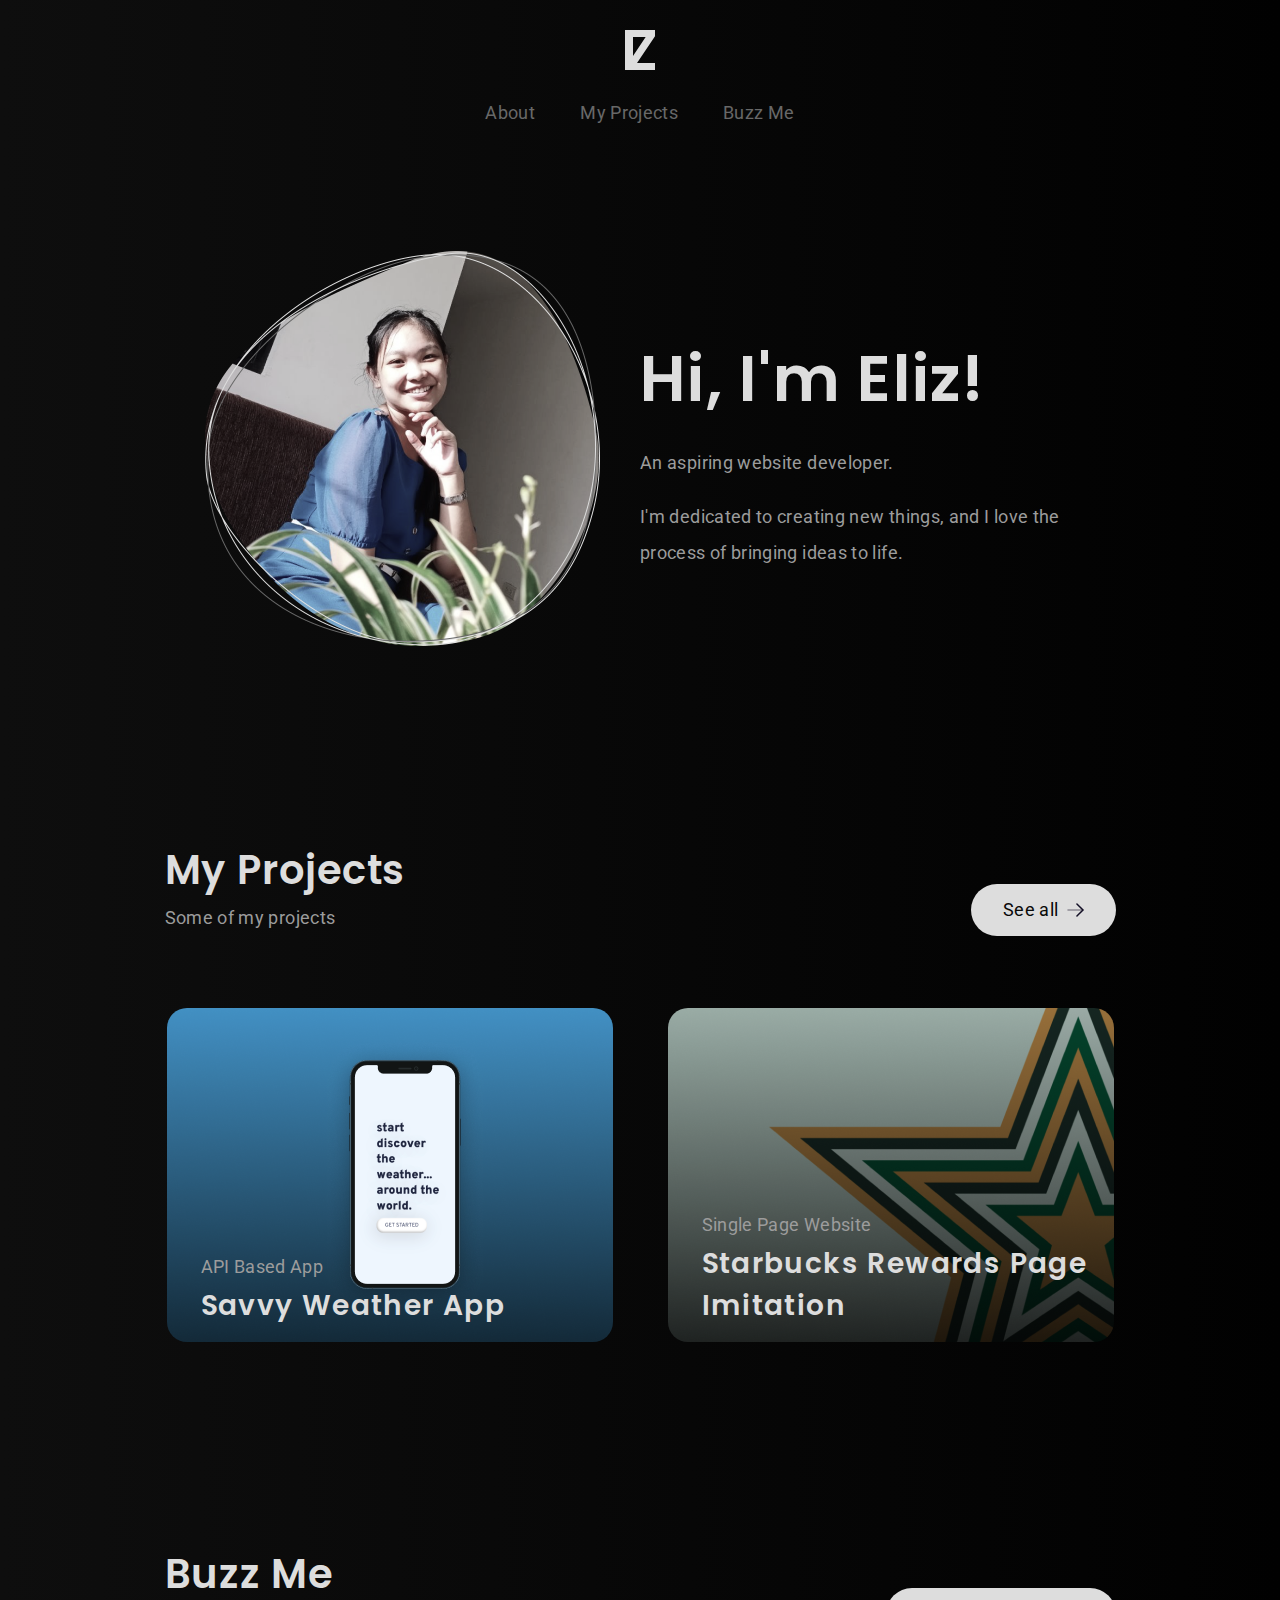
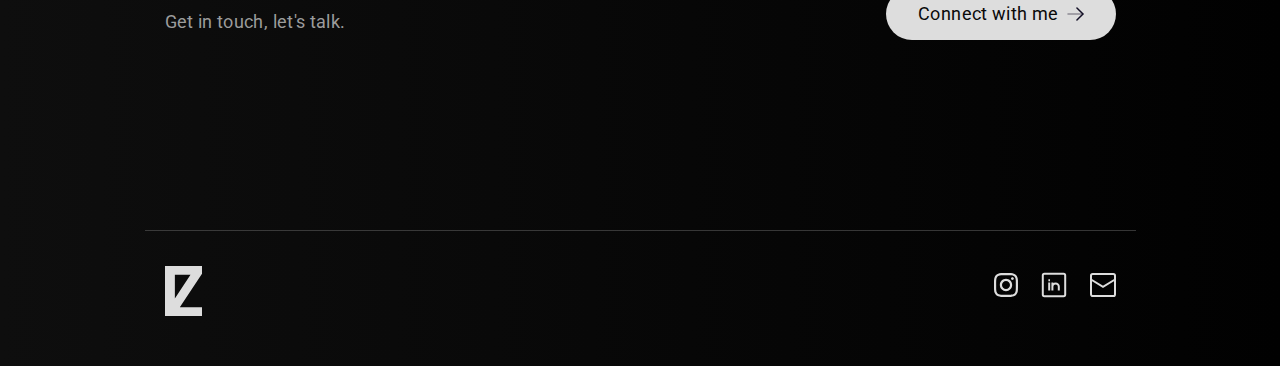
<file: index.html>
<!DOCTYPE html>
<html lang="en">
<head>
    <meta charset="UTF-8">
    <meta http-equiv="X-UA-Compatible" content="IE=edge">
    <meta name="viewport" content="width=device-width, initial-scale=1.0">
    <!-- stylesheets -->
    <link rel="stylesheet" href="styles/main.css">
    <link rel="stylesheet" href="styles/index.css">

    <title>ELIZ</title>
</head>
<body>

    <header class="header">
        <nav class="header__nav container">
            <div class="header__nav-logo">
                <a href="index.html"><img src="assets/svg/main-logo.svg" alt=""></a>
            </div>
            <div class="header__nav-links">
                <ul>
                    <li class="header__nav-items"><a href="about.html">About</a></li>
                    <li class="header__nav-items"><a href="projects.html">My Projects</a></li>
                    <li class="header__nav-items"><a href="contact.html">Buzz Me</a></li>
                </ul>
            </div>
        </nav>
    </header>


    <section class="profile">
        <div class="profile__container container">
            <div class="profile__img">
                <img src="assets/images/profile.png" alt="">
            </div>
            <div class="profile__info-wrapper">
                <div class="profile-info">
                    <h1>Hi, I'm Eliz!</h1>
                    <br>
                    <p>An aspiring website developer.</p>
                    <br>
                    <p>I'm dedicated to creating new things, and I love the process of bringing ideas to life.</p>
                </div>
                
            </div>
        </div>
    </section>


    <section class="projects-preview">
        <div class="projects-preview__container container">
            <div class="projects-preview__top">
                <div class="projects-preview__texts">
                    <h2>My Projects</h2>
                    <p>Some of my projects</p>
                </div>
                <div class="projects-preview__btn">
                    <button class="primary-btn">
                        <a href="projects.html">See all</a>
                        <img src="assets/svg/arrow-right-black.svg" alt="">
                    </button>   
                </div>
            </div>

            <div class="projects-preview__cards">
                <div class="cards-item">
                    <a href="https://ezlytech.github.io/savvy-weather-app/" target="_blank">
                        <div class="cards-item__img">
                            <img src="assets/images/savvy-weather.png" alt="">
                            <div class="cards-item__texts">
                                <p>API Based App</p>
                                <h3>Savvy Weather App</h3>
                            </div>
                        </div> 
                    </a>
                </div>

                <div class="cards-item">
                    <a href="https://ezlytech.github.io/starbucks-rewards-imitation/" target="_blank">
                        <div class="cards-item__img">
                            <img src="assets/images/starbucks.png" alt="">
                            <div class="cards-item__texts">
                                <p>Single Page Website</p>
                                <h3>Starbucks Rewards Page Imitation</h3>
                            </div>
                        </div>
                    </a>
                </div>
            </div>
        </div>
    </section>



    <section class="contact">
        <div class="contact__container container">
            <div class="contact__texts">
                <h2>Buzz Me</h2>
                <p>Get in touch, let's talk.</p>
            </div>
            <div class="contact__btn">
                <button class="primary-btn">
                    <a href="contact.html">Connect with me</a>
                    <img src="assets/svg/arrow-right-black.svg" alt="">
                </button>   
            </div>
        </div>
    </section>


    <footer class="footer">
        <div class="footer__container container">
            <div class="footer__logo">
                <a href="index.html"><img src="assets/svg/main-logo.svg" alt=""></a>
            </div>
            <div class="footer__icons">
                <li><a href="https://www.instagram.com/eleyyz/" target="_blank"><img src="assets/svg/socials/icon_ig.svg" alt=""></a></li>
                <li><a href="https://www.linkedin.com/in/ezly-tech/" target="_blank"><img src="assets/svg/socials/icon_linkedin.svg" alt=""></a></li>
                <li><a href="mailto: manaloelizmarie@gmail.com" target="_blank"><img src="assets/svg/socials/icon_mail.svg" alt=""></a></li>
            </div>
        </div>
    </footer>
    
</body>
</html>
</file>
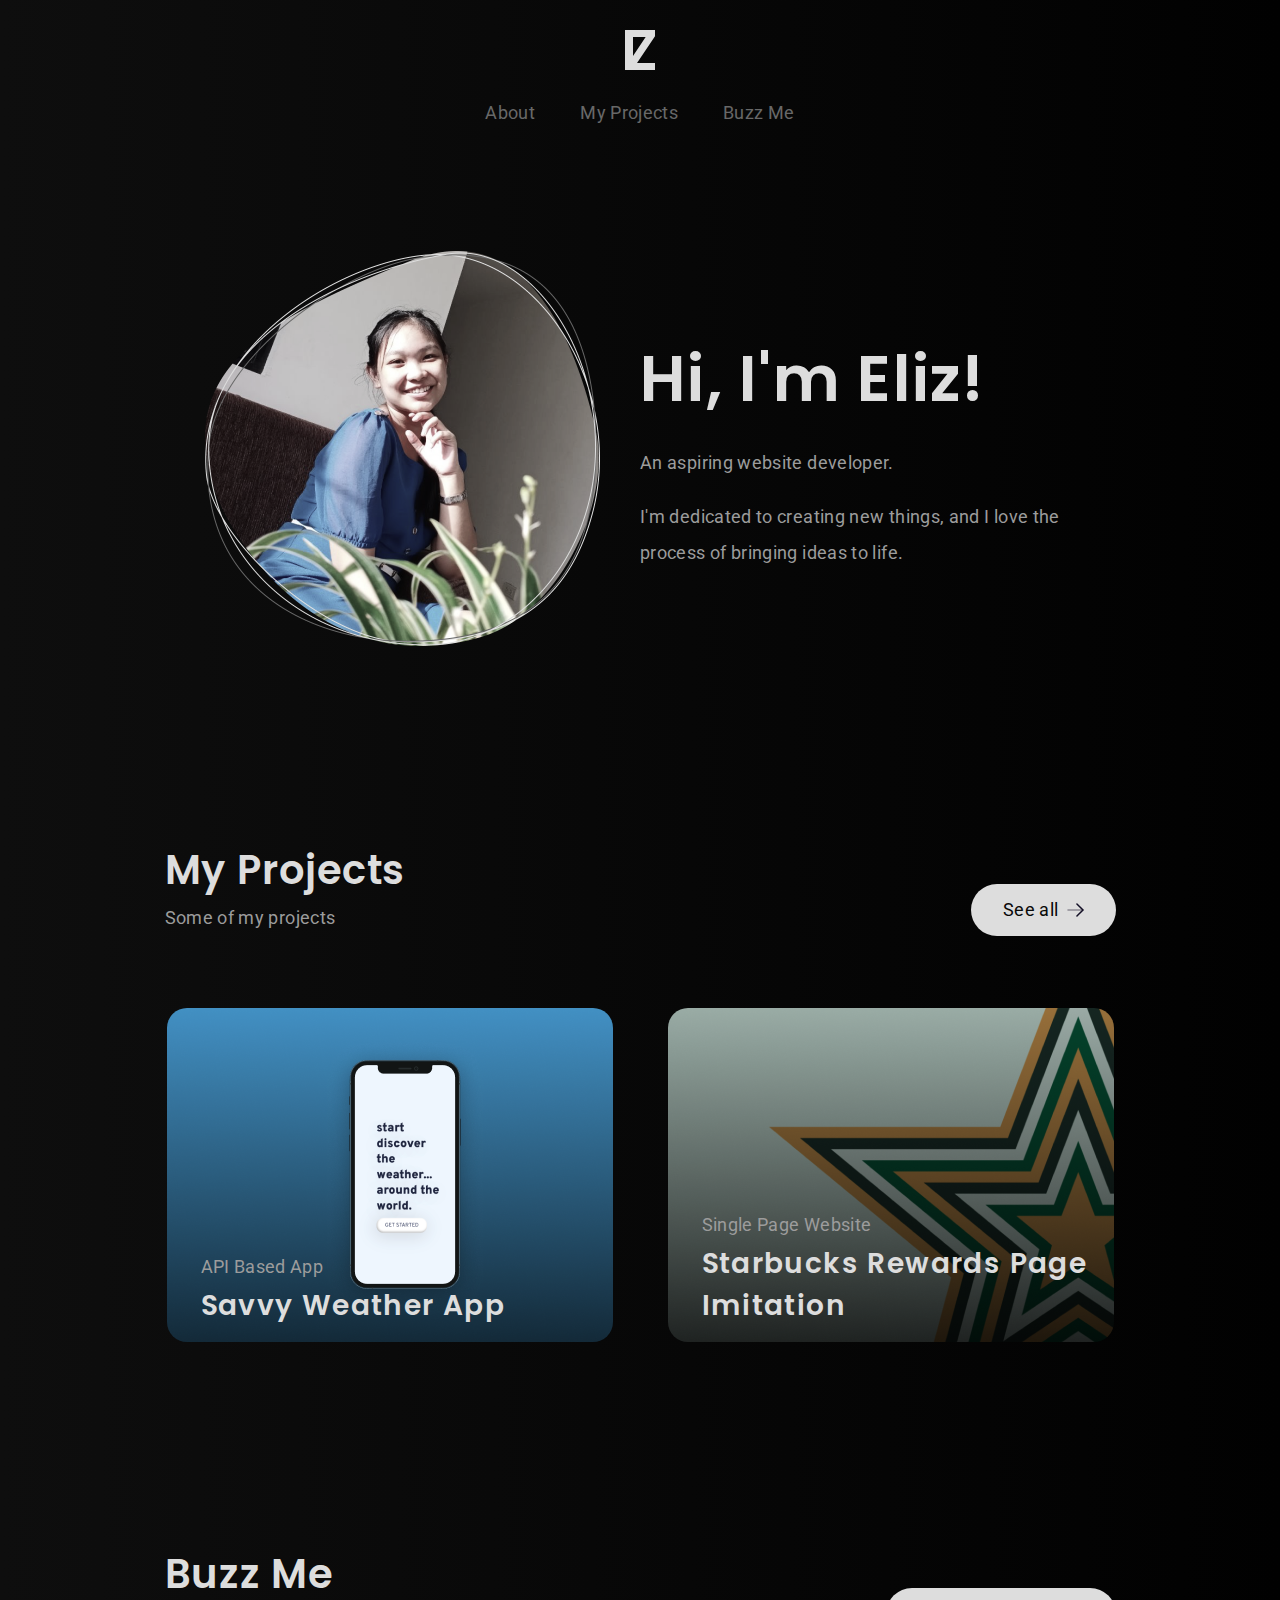
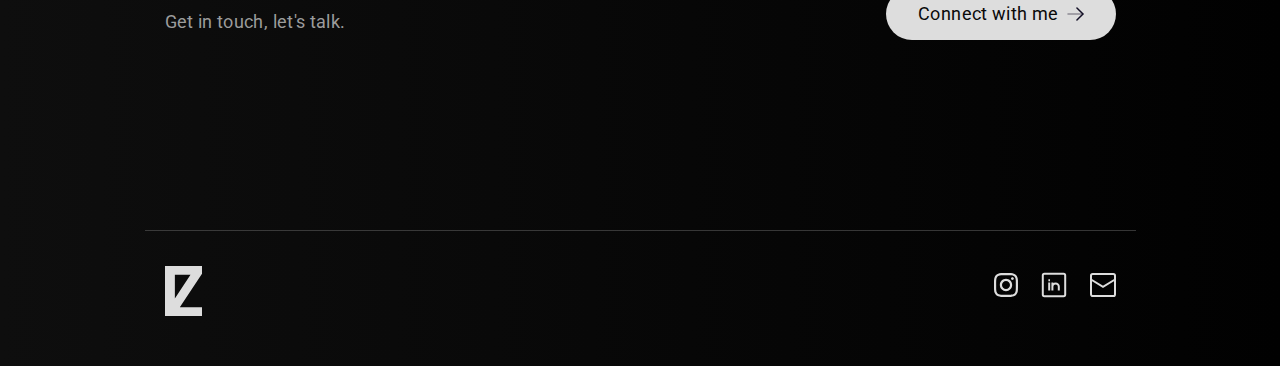
<file: html/index.html>
<!DOCTYPE html>
<html lang="en">
<head>
    <meta charset="UTF-8">
    <meta http-equiv="X-UA-Compatible" content="IE=edge">
    <meta name="viewport" content="width=device-width, initial-scale=1.0">
    <!-- stylesheets -->
    <link rel="stylesheet" href="/styles/main.css">
    <link rel="stylesheet" href="/styles/index.css">

    <title>ELIZ</title>
</head>
<body>

    <header class="header">
        <nav class="header__nav container">
            <div class="header__nav-logo">
                <a href="/html/index.html"><img src="/assets/svg/main-logo.svg" alt=""></a>
            </div>
            <div class="header__nav-links">
                <ul>
                    <li class="header__nav-items"><a href="/html/about.html">About</a></li>
                    <li class="header__nav-items"><a href="/html/projects.html">My Projects</a></li>
                    <li class="header__nav-items"><a href="/html/contact.html">Buzz Me</a></li>
                </ul>
            </div>
        </nav>
    </header>


    <section class="profile">
        <div class="profile__container container">
            <div class="profile__img">
                <img src="/assets/images/profile.png" alt="">
            </div>
            <div class="profile__info-wrapper">
                <div class="profile-info">
                    <h1>Hi, I'm Eliz!</h1>
                    <br>
                    <p>An aspiring website developer.</p>
                    <br>
                    <p>I'm dedicated to creating new things, and I love the process of bringing ideas to life.</p>
                </div>
                
            </div>
        </div>
    </section>


    <section class="projects-preview">
        <div class="projects-preview__container container">
            <div class="projects-preview__top">
                <div class="projects-preview__texts">
                    <h2>My Projects</h2>
                    <p>Some of my projects</p>
                </div>
                <div class="projects-preview__btn">
                    <button class="primary-btn">
                        <a href="/html/projects.html">See all</a>
                        <img src="/assets/svg/arrow-right-black.svg" alt="">
                    </button>   
                </div>
            </div>

            <div class="projects-preview__cards">
                <div class="cards-item">
                    <a href="#" target="_blank">
                        <div class="cards-item__img">
                            <img src="/assets/images/savvy-weather.png" alt="">
                            <div class="cards-item__texts">
                                <p>API Based App</p>
                                <h3>Savvy Weather App</h3>
                            </div>
                        </div> 
                    </a>
                </div>

                <div class="cards-item">
                    <a href="https://ezlytech.github.io/starbucks-rewards-imitation/" target="_blank">
                        <div class="cards-item__img">
                            <img src="/assets/images/starbucks.png" alt="">
                            <div class="cards-item__texts">
                                <p>Single Page Website</p>
                                <h3>Starbucks Rewards Page Imitation</h3>
                            </div>
                        </div>
                    </a>
                </div>
            </div>
        </div>
    </section>



    <section class="contact">
        <div class="contact__container container">
            <div class="contact__texts">
                <h2>Buzz Me</h2>
                <p>Get in touch, let's talk.</p>
            </div>
            <div class="contact__btn">
                <button class="primary-btn">
                    <a href="/html/contact.html">Connect with me</a>
                    <img src="/assets/svg/arrow-right-black.svg" alt="">
                </button>   
            </div>
        </div>
    </section>


    <footer class="footer">
        <div class="footer__container container">
            <div class="footer__logo">
                <a href="/html/index.html"><img src="/assets/svg/main-logo.svg" alt=""></a>
            </div>
            <div class="footer__icons">
                <li><a href="#"><img src="/assets/svg/socials/icon_ig.svg" alt=""></a></li>
                <li><a href="#"><img src="/assets/svg/socials/icon_linkedin.svg" alt=""></a></li>
                <li><a href="#"><img src="/assets/svg/socials/icon_mail.svg" alt=""></a></li>
            </div>
        </div>
    </footer>
    
</body>
</html>
</file>
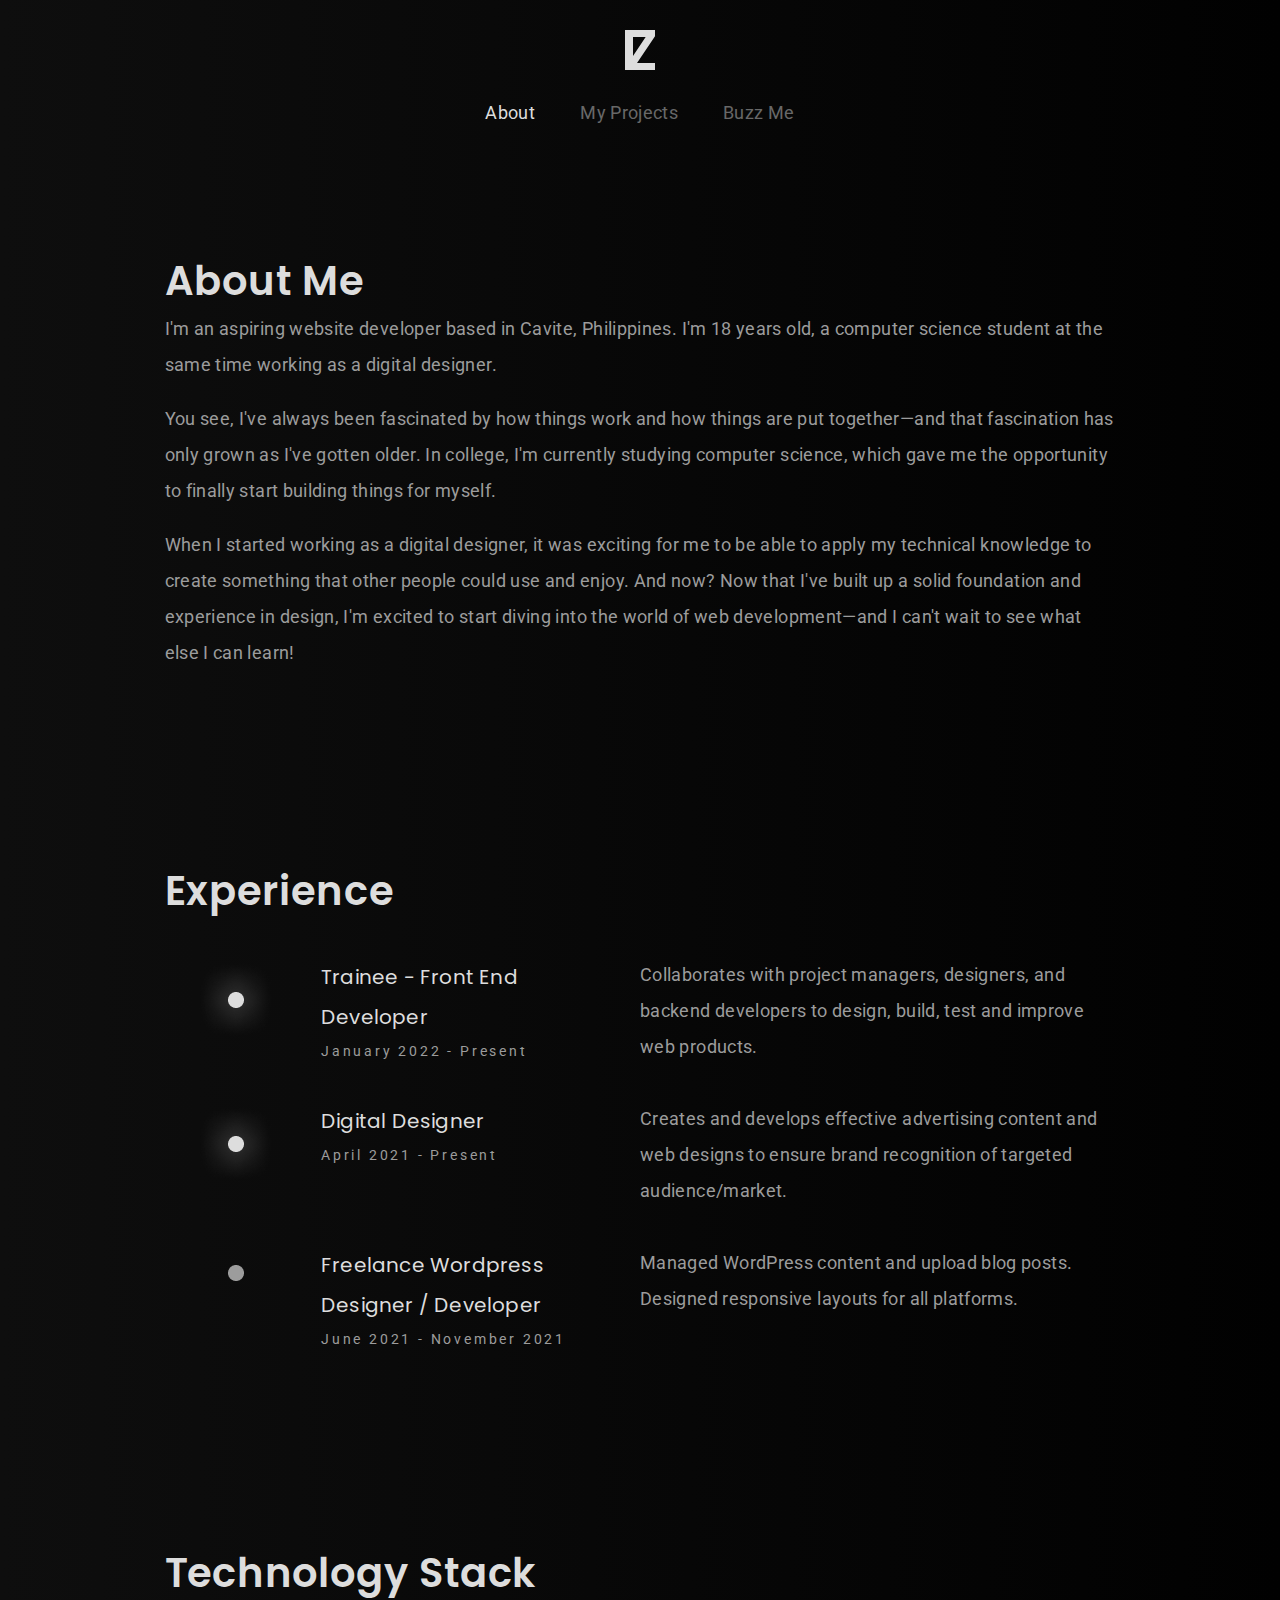
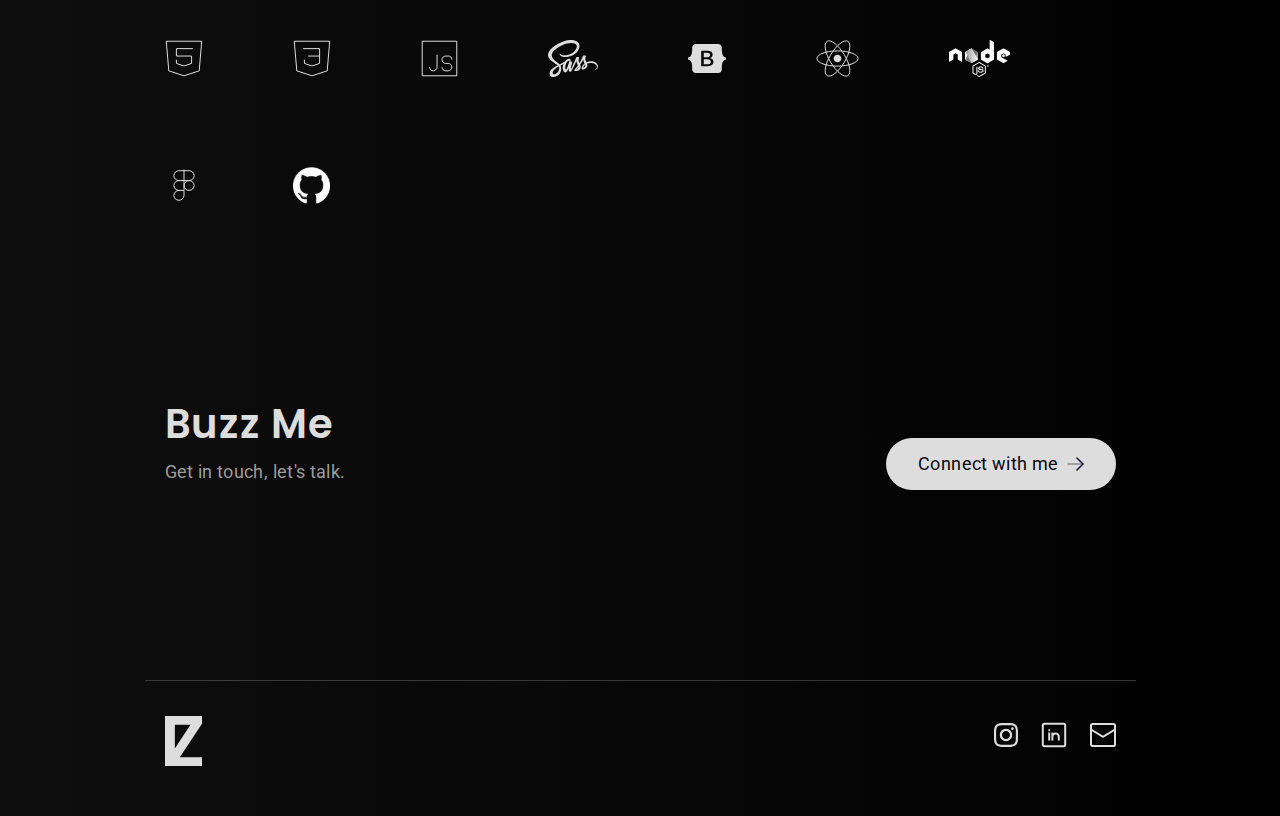
<file: about.html>
<!DOCTYPE html>
<html lang="en">
<head>
    <meta charset="UTF-8">
    <meta http-equiv="X-UA-Compatible" content="IE=edge">
    <meta name="viewport" content="width=device-width, initial-scale=1.0">
    <!-- stylesheets -->
    <link rel="stylesheet" href="styles/main.css">
    <link rel="stylesheet" href="styles/about.css">

    <title>ELIZ</title>
</head>
<body>

    <header class="header">
        <nav class="header__nav container">
            <div class="header__nav-logo">
                <a href="index.html"><img src="assets/svg/main-logo.svg" alt=""></a>
            </div>
            <div class="header__nav-links">
                <ul>
                    <li class="header__nav-items active"><a href="about.html">About</a></li>
                    <li class="header__nav-items"><a href="projects.html">My Projects</a></li>
                    <li class="header__nav-items"><a href="contact.html">Buzz Me</a></li>
                </ul>
            </div>
        </nav>
    </header>


    <section class="aboutme">
        <div class="aboutme__container container">
            <div class="rte">
                <h2>About Me</h2>
                <p>I'm an aspiring website developer based in Cavite, Philippines. I'm 18 years old, a computer science student at the same time working as a digital designer.</p>
                <br>
                <p>You see, I've always been fascinated by how things work and how things are put together—and that fascination has only grown as I've gotten older. In college, I'm currently studying computer science, which gave me the opportunity to finally start building things for myself.</p>
                <br>
                <p>When I started working as a digital designer, it was exciting for me to be able to apply my technical knowledge to create something that other people could use and enjoy. And now? Now that I've built up a solid foundation and experience in design, I'm excited to start diving into the world of web development—and I can't wait to see what else I can learn!</p>
            </div>
        </div>
    </section>


    <section class="experience">
        <div class="experience__container container">
            <h2>Experience</h2>

            <div class="experience__item">
                <div class="shape">
                    <img src="assets/images/present.png" alt="">
                </div>
                <div class="role">
                    <h4 class="job-title">Trainee - Front End Developer</h4>
                    <p class="year">January 2022 - Present</p>
                </div>
                <div class="description">
                    <p>Collaborates with project managers, designers, and backend developers to design, build, test and improve web products.</p>
                </div>
            </div>

            <div class="experience__item">
                <div class="shape">
                    <img src="assets/images/present.png" alt="">
                </div>
                <div class="role">
                    <h4 class="job-title">Digital Designer</h4>
                    <p class="year">April 2021 - Present</p>
                </div>
                <div class="description">
                    <p>Creates and develops effective advertising content and web designs to ensure brand recognition of targeted audience/market.</p>
                </div>
            </div>

            <div class="experience__item">
                <div class="shape">
                    <img src="assets/images/not-present.png" alt="" style="padding-top: 20px;">
                </div>
                <div class="role">
                    <h4 class="job-title">Freelance Wordpress Designer / Developer</h4>
                    <p class="year">June 2021 - November 2021</p>
                </div>
                <div class="description">
                    <p>Managed WordPress content and upload blog posts. Designed responsive layouts for all platforms.</p>
                </div>
            </div>
        </div>
    </section>


    <section class="tech-stack">
        <div class="tech-stack__container container">
            <h2>Technology Stack</h2>

            <div class="tech-stack__logo">
                <img src="assets/svg/tools/icon_html5.svg" alt="">
                <img src="assets/svg/tools/icon_css3.svg" alt="">
                <img src="assets/svg/tools/icon_javascript.svg" alt="">
                <img src="assets/svg/tools/icon_sass.svg" alt="">
                <img src="assets/svg/tools/icon_bootstrap.svg" alt="">
                <img src="assets/svg/tools/icon_react.svg" alt="">
                <img src="assets/svg/tools/icon_node.svg" alt="">
                <img src="assets/svg/tools/icon_figma.svg" alt="">
                <img src="assets/svg/tools/icon_github.svg" alt="">
            </div>
        </div>
    </section>


    <section class="contact">
        <div class="contact__container container">
            <div class="contact__texts">
                <h2>Buzz Me</h2>
                <p>Get in touch, let's talk.</p>
            </div>
            <div class="contact__btn">
                <button class="primary-btn">
                    <a href="contact.html">Connect with me</a>
                    <img src="assets/svg/arrow-right-black.svg" alt="">
                </button>   
            </div>
        </div>
    </section>




    <footer class="footer">
        <div class="footer__container container">
            <div class="footer__logo">
                <a href="index.html"><img src="assets/svg/main-logo.svg" alt=""></a>
            </div>
            <div class="footer__icons">
                <li><a href="https://www.instagram.com/eleyyz/" target="_blank"><img src="assets/svg/socials/icon_ig.svg" alt=""></a></li>
                <li><a href="https://www.linkedin.com/in/ezly-tech/" target="_blank"><img src="assets/svg/socials/icon_linkedin.svg" alt=""></a></li>
                <li><a href="mailto: manaloelizmarie@gmail.com" target="_blank"><img src="assets/svg/socials/icon_mail.svg" alt=""></a></li>
            </div>
        </div>
    </footer>
    
</body>
</html>
</file>
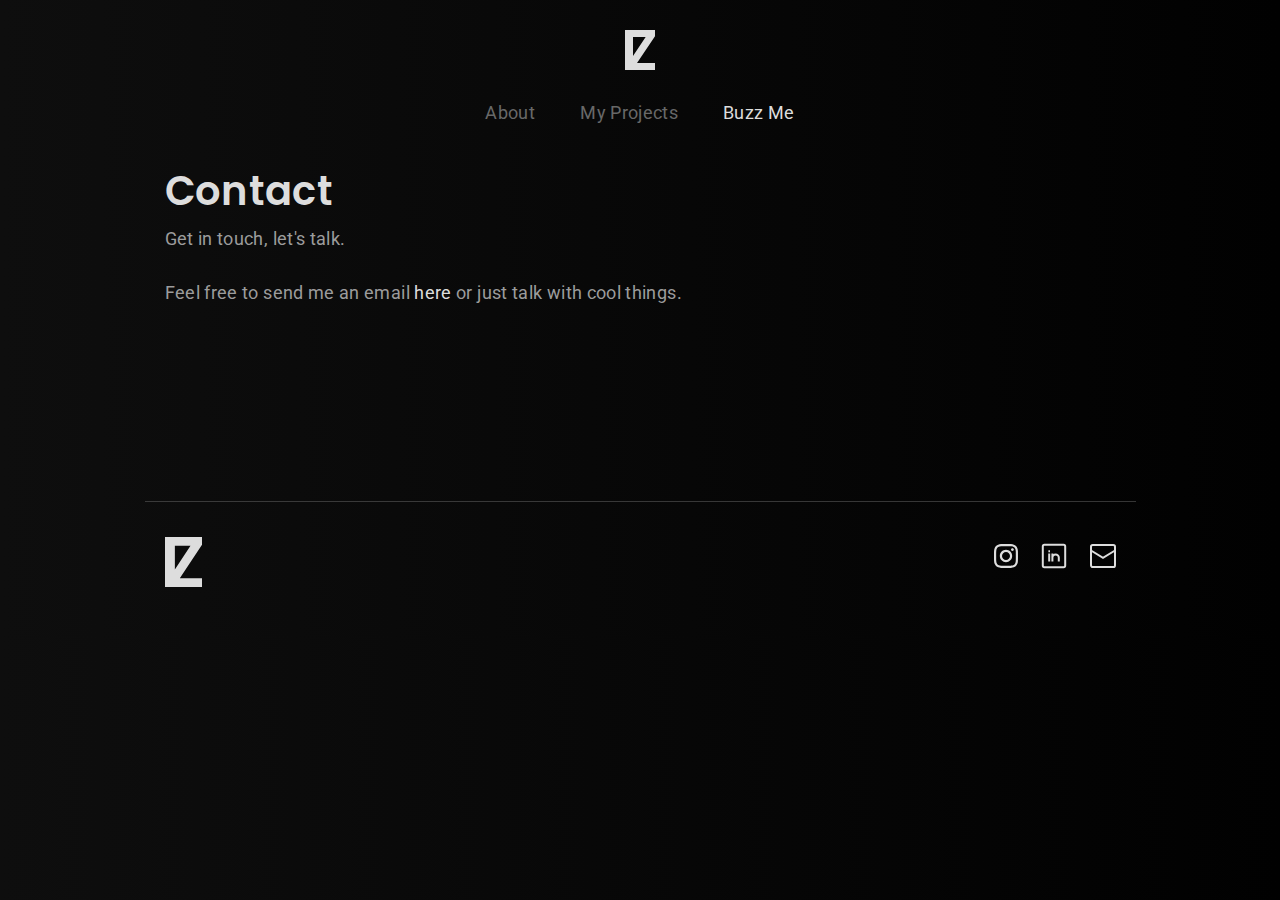
<file: contact.html>
<!DOCTYPE html>
<html lang="en">
<head>
    <meta charset="UTF-8">
    <meta http-equiv="X-UA-Compatible" content="IE=edge">
    <meta name="viewport" content="width=device-width, initial-scale=1.0">
    <!-- stylesheets -->
    <link rel="stylesheet" href="styles/main.css">

    <title>ELIZ</title>
</head>
<body>

    <header class="header">
        <nav class="header__nav container">
            <div class="header__nav-logo">
                <a href="index.html"><img src="assets/svg/main-logo.svg" alt=""></a>
            </div>
            <div class="header__nav-links">
                <ul>
                    <li class="header__nav-items"><a href="about.html">About</a></li>
                    <li class="header__nav-items"><a href="projects.html">My Projects</a></li>
                    <li class="header__nav-items active"><a href="contact.html">Buzz Me</a></li>
                </ul>
            </div>
        </nav>
    </header>


    <section class="contactme">
        <div class="contactme__container container">
            <div class="rte">
                <h2>Contact</h2>
                <p>Get in touch, let's talk.</p>
                <br>
                <p>Feel free to send me an email <a href="mailto: manaloelizmarie@gmail.com">here</a> or just talk with cool things.</p>
            </div>
        </div>
    </section>



    <footer class="footer">
        <div class="footer__container container">
            <div class="footer__logo">
                <a href="index.html"><img src="assets/svg/main-logo.svg" alt=""></a>
            </div>
            <div class="footer__icons">
                <li><a href="https://www.instagram.com/eleyyz/" target="_blank"><img src="assets/svg/socials/icon_ig.svg" alt=""></a></li>
                <li><a href="https://www.linkedin.com/in/ezly-tech/" target="_blank"><img src="assets/svg/socials/icon_linkedin.svg" alt=""></a></li>
                <li><a href="mailto: manaloelizmarie@gmail.com" target="_blank"><img src="assets/svg/socials/icon_mail.svg" alt=""></a></li>
            </div>
        </div>
    </footer>
    
</body>
</html>
</file>
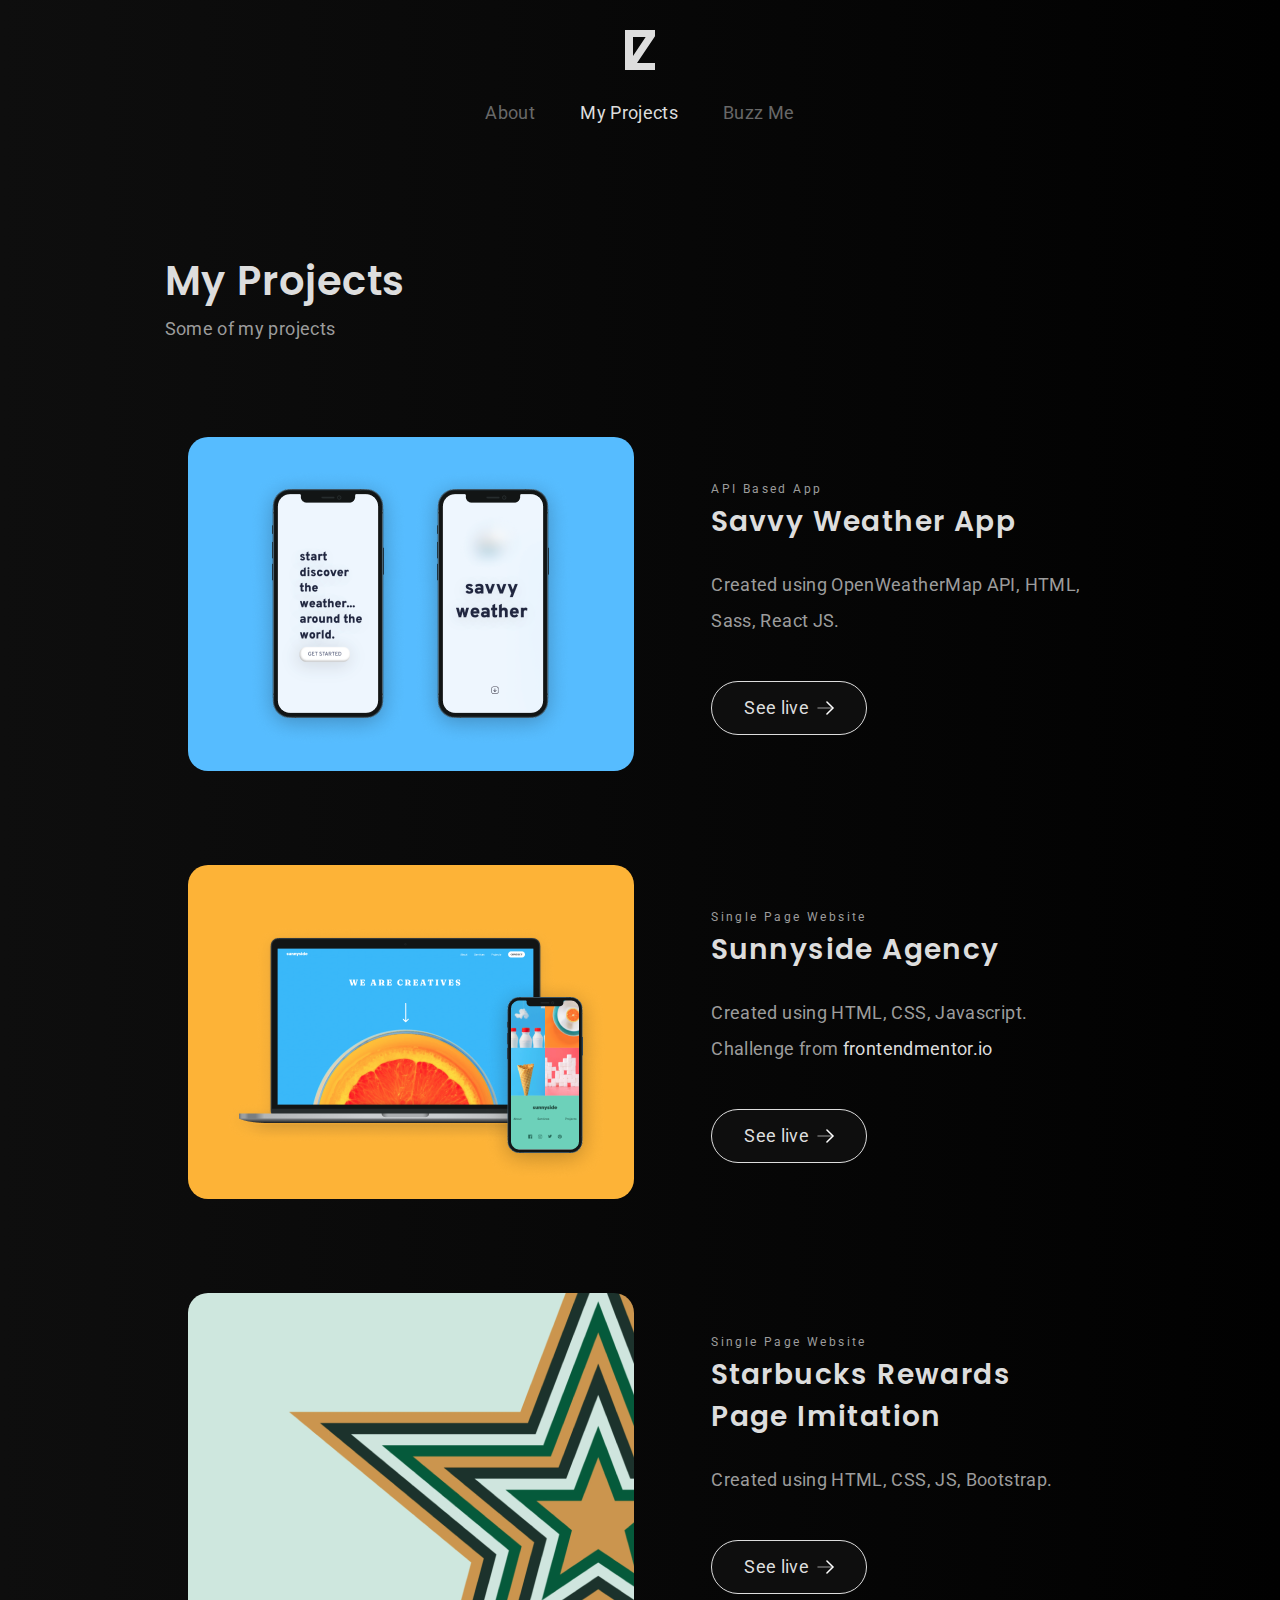
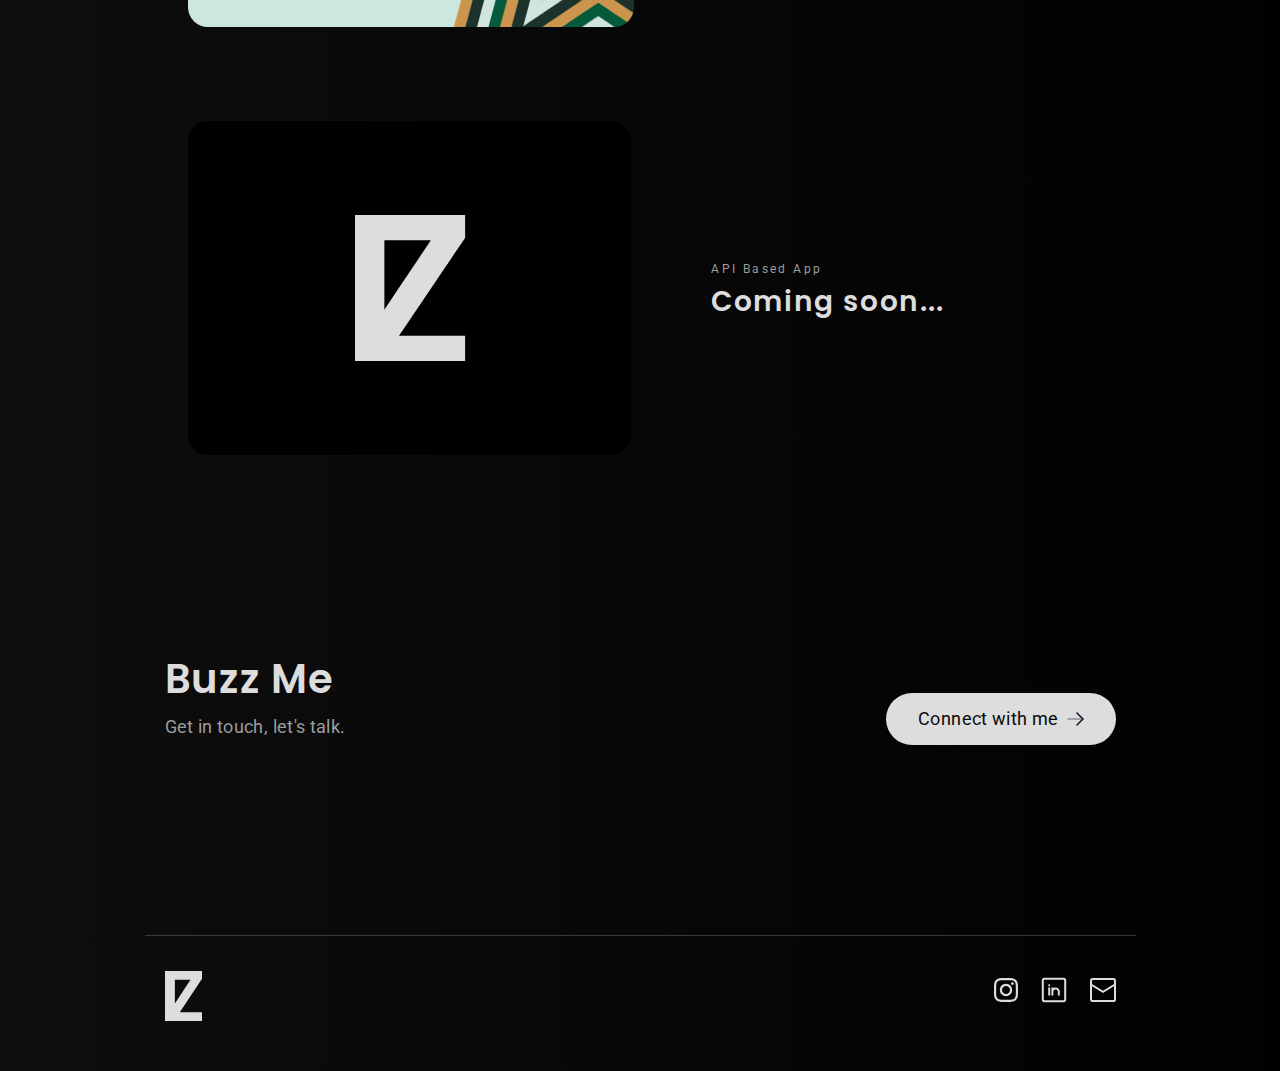
<file: projects.html>
<!DOCTYPE html>
<html lang="en">
<head>
    <meta charset="UTF-8">
    <meta http-equiv="X-UA-Compatible" content="IE=edge">
    <meta name="viewport" content="width=device-width, initial-scale=1.0">
    <!-- stylesheets -->
    <link rel="stylesheet" href="styles/main.css">
    <link rel="stylesheet" href="styles/projects.css">

    <title>ELIZ</title>
</head>
<body>

    <header class="header">
        <nav class="header__nav container">
            <div class="header__nav-logo">
                <a href="index.html"><img src="assets/svg/main-logo.svg" alt=""></a>
            </div>
            <div class="header__nav-links">
                <ul>
                    <li class="header__nav-items"><a href="about.html">About</a></li>
                    <li class="header__nav-items active"><a href="projects.html">My Projects</a></li>
                    <li class="header__nav-items"><a href="contact.html">Buzz Me</a></li>
                </ul>
            </div>
        </nav>
    </header>


    <section class="myprojects">
        <div class="myprojects__container container">
            <div class="myprojects__top">
                <h2>My Projects</h2>
                <p>Some of my projects</p>
            </div>

            <!-- Project 1 -->
            <div class="myprojects-items-wrapper">
                <div class="myprojects__item">
                    <div class="myprojects__item-image">
                        <img src="assets/images/savvy-weather-2.png" alt="">
                    </div>

                    <div class="myprojects__item-texts">
                        <p class="top-text">API Based App</p>
                        <h3>Savvy Weather App</h3>
                        <p class="overview">Created using OpenWeatherMap API, HTML, Sass, React JS. </p>
                        <button class="secondary-btn">
                            <a href="https://ezlytech.github.io/savvy-weather-app/" target="_blank">See live</a>
                            <img src="assets/svg/arrow-right-white.svg" alt="">
                        </button>
                    </div>
                </div>
            </div>

            <!-- Project 2 -->
            <div class="myprojects-items-wrapper">
                <div class="myprojects__item">
                    <div class="myprojects__item-image">
                        <img src="assets/images/sunnyside-2.png" alt="">
                    </div>

                    <div class="myprojects__item-texts">
                        <p class="top-text">Single Page Website</p>
                        <h3>Sunnyside Agency</h3>
                        <p class="overview">Created using HTML, CSS, Javascript. Challenge from <a href="https://www.frontendmentor.io/?ref=challenge">frontendmentor.io</a></p>
                        <button class="secondary-btn">
                            <a href="https://ezlytech.github.io/sunnyside-agency/" target="_blank">See live</a>
                            <img src="assets/svg/arrow-right-white.svg" alt="">
                        </button>
                    </div>
                </div>
            </div>

            <!-- Project 3 -->
            <div class="myprojects-items-wrapper">
                <div class="myprojects__item">
                    <div class="myprojects__item-image">
                        <img src="assets/images/starbucks-2.png" alt="">
                    </div>

                    <div class="myprojects__item-texts">
                        <p class="top-text">Single Page Website</p>
                        <h3>Starbucks Rewards Page Imitation</h3>
                        <p class="overview">Created using HTML, CSS, JS, Bootstrap.</p>
                        <button class="secondary-btn">
                            <a href="https://ezlytech.github.io/starbucks-rewards-imitation/" target="_blank">See live</a>
                            <img src="assets/svg/arrow-right-white.svg" alt="">
                        </button>
                    </div>
                </div>
            </div>

            <!-- Project 4 -->
            <div class="myprojects-items-wrapper">
                <div class="myprojects__item">
                    <div class="myprojects__item-image">
                        <img src="assets/images/coming-soon.png" alt="">
                    </div>

                    <div class="myprojects__item-texts">
                        <p class="top-text">API Based App</p>
                        <h3>Coming soon...</h3>
                        <!-- <p class="overview">My first thing to do is collect data to find issues and user needs.</p> -->
                        <!-- <button class="secondary-btn">
                            <a href="#" target="_blank">Coming soon...</a>
                            <img src="/assets/svg/arrow-right-white.svg" alt="">
                        </button> -->
                    </div>
                </div>
            </div>
        </div>
    </section>


    <section class="contact">
        <div class="contact__container container">
            <div class="contact__texts">
                <h2>Buzz Me</h2>
                <p>Get in touch, let's talk.</p>
            </div>
            <div class="contact__btn">
                <button class="primary-btn">
                    <a href="contact.html">Connect with me</a>
                    <img src="assets/svg/arrow-right-black.svg" alt="">
                </button>   
            </div>
        </div>
    </section>






    <footer class="footer">
        <div class="footer__container container">
            <div class="footer__logo">
                <a href="index.html"><img src="assets/svg/main-logo.svg" alt=""></a>
            </div>
            <div class="footer__icons">
                <li><a href="https://www.instagram.com/eleyyz/" target="_blank"><img src="assets/svg/socials/icon_ig.svg" alt=""></a></li>
                <li><a href="https://www.linkedin.com/in/ezly-tech/" target="_blank"><img src="assets/svg/socials/icon_linkedin.svg" alt=""></a></li>
                <li><a href="mailto: manaloelizmarie@gmail.com" target="_blank"><img src="assets/svg/socials/icon_mail.svg" alt=""></a></li>
            </div>
        </div>
    </footer>
    
</body>
</html>
</file>
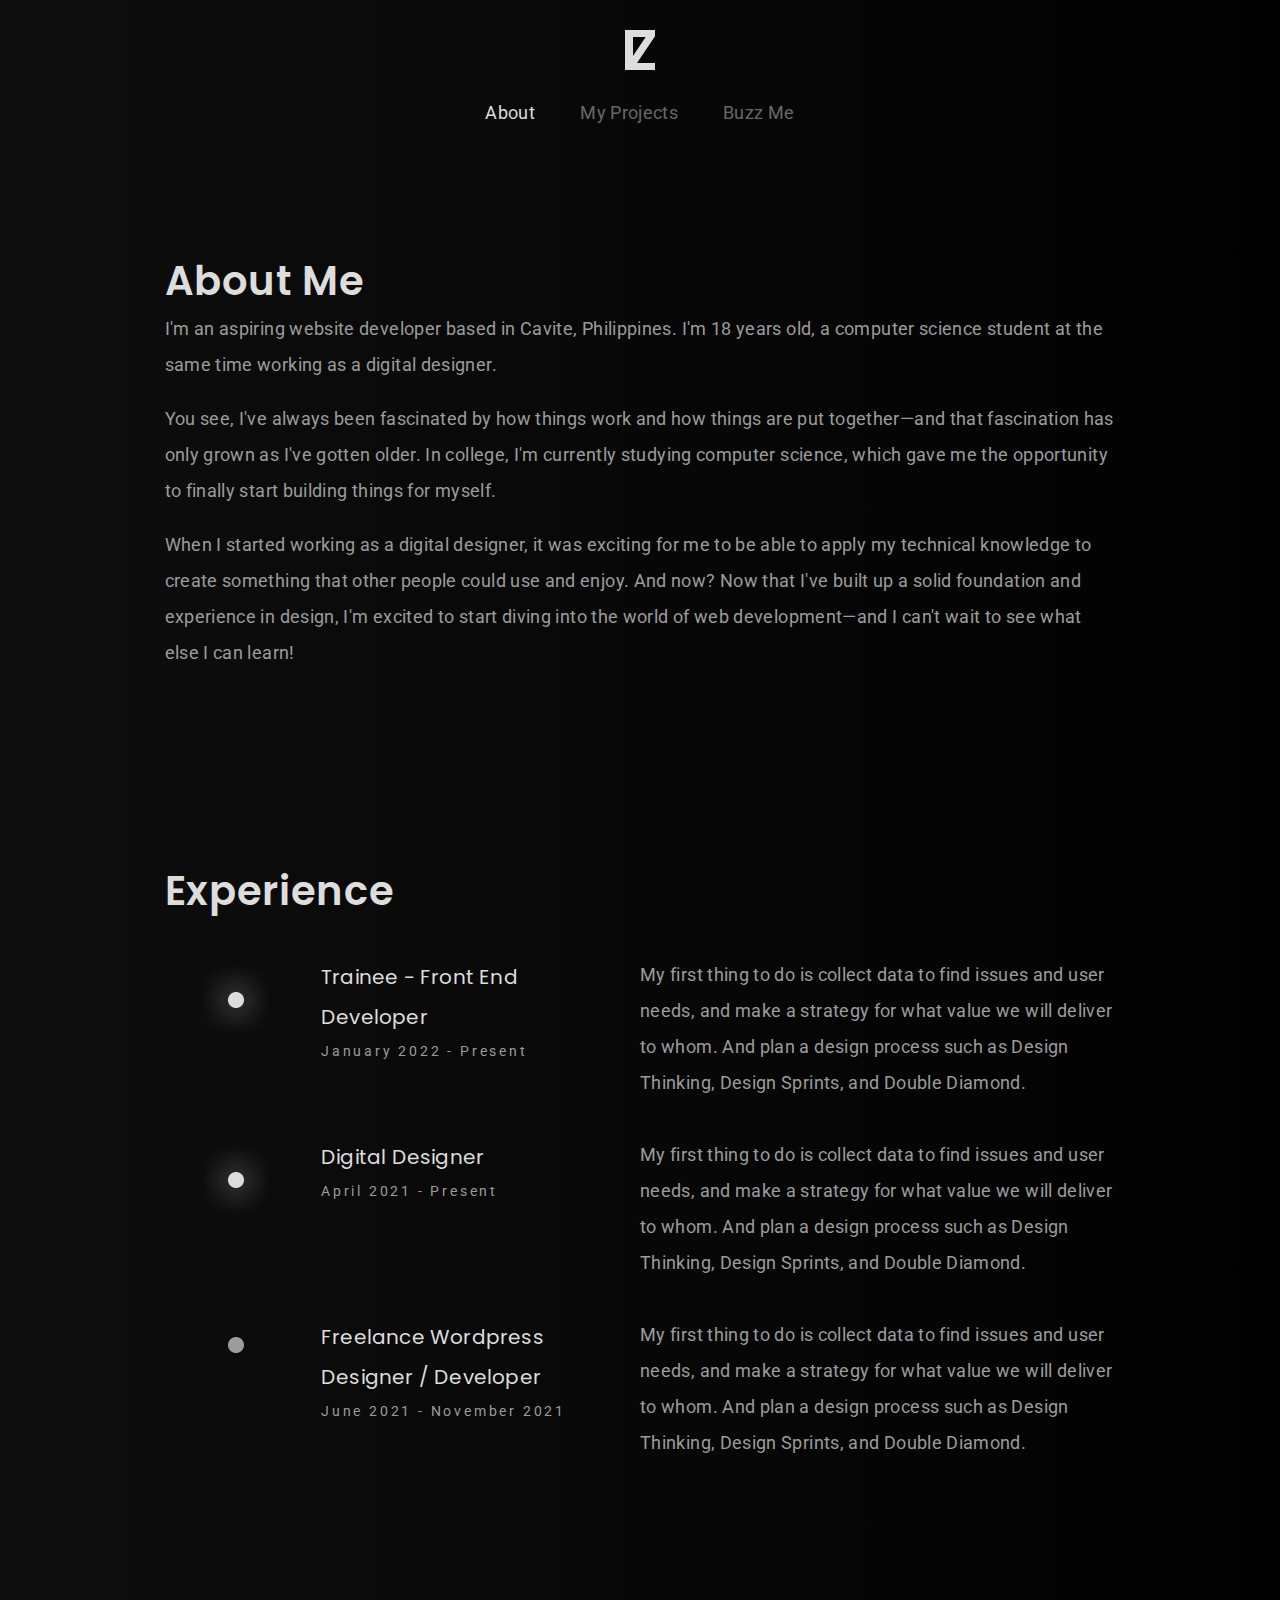
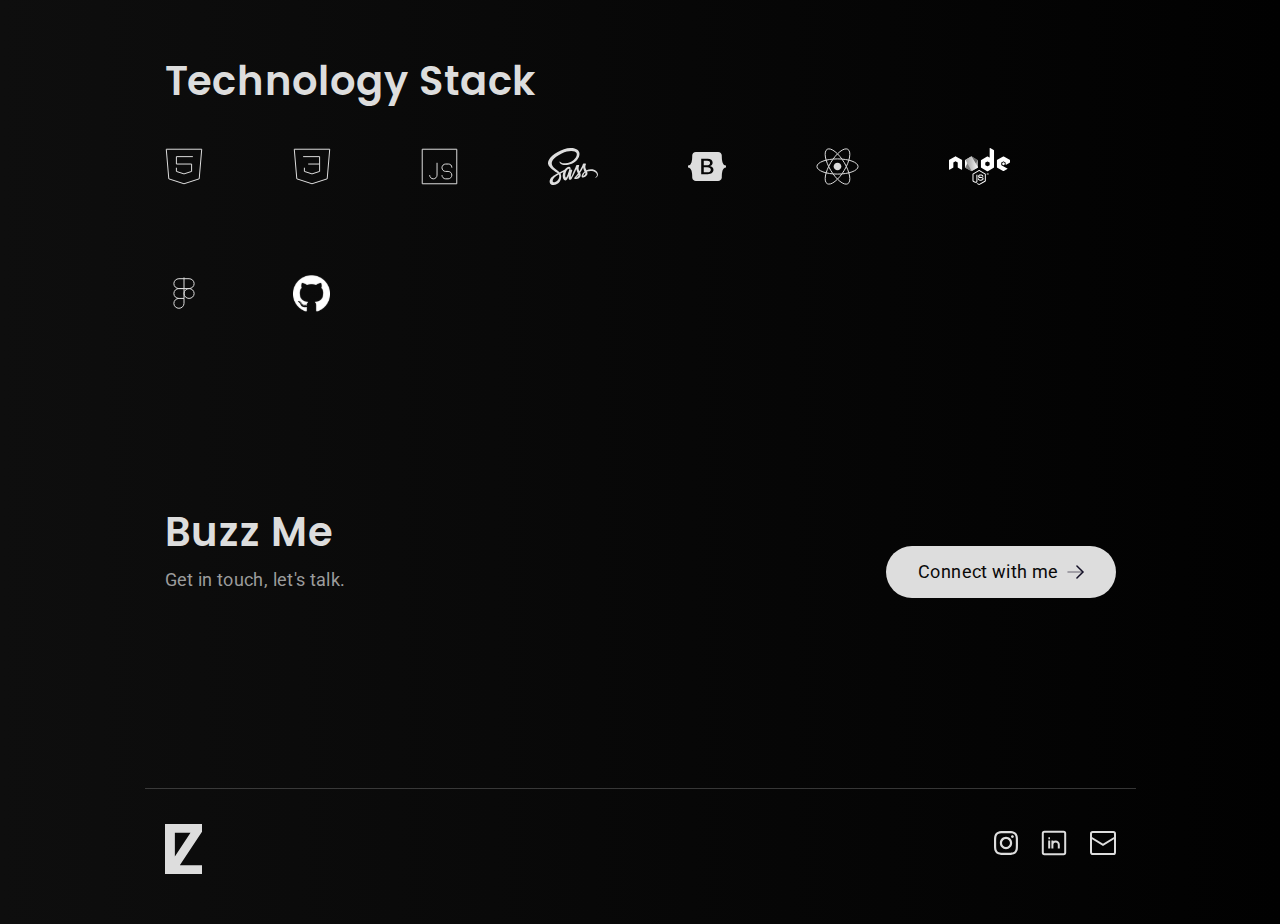
<file: html/about.html>
<!DOCTYPE html>
<html lang="en">
<head>
    <meta charset="UTF-8">
    <meta http-equiv="X-UA-Compatible" content="IE=edge">
    <meta name="viewport" content="width=device-width, initial-scale=1.0">
    <!-- stylesheets -->
    <link rel="stylesheet" href="/styles/main.css">
    <link rel="stylesheet" href="/styles/about.css">

    <title>ELIZ</title>
</head>
<body>

    <header class="header">
        <nav class="header__nav container">
            <div class="header__nav-logo">
                <a href="/index.html"><img src="/assets/svg/main-logo.svg" alt=""></a>
            </div>
            <div class="header__nav-links">
                <ul>
                    <li class="header__nav-items active"><a href="/html/about.html">About</a></li>
                    <li class="header__nav-items"><a href="/html/projects.html">My Projects</a></li>
                    <li class="header__nav-items"><a href="/html/contact.html">Buzz Me</a></li>
                </ul>
            </div>
        </nav>
    </header>


    <section class="aboutme">
        <div class="aboutme__container container">
            <div class="rte">
                <h2>About Me</h2>
                <p>I'm an aspiring website developer based in Cavite, Philippines. I'm 18 years old, a computer science student at the same time working as a digital designer.</p>
                <br>
                <p>You see, I've always been fascinated by how things work and how things are put together—and that fascination has only grown as I've gotten older. In college, I'm currently studying computer science, which gave me the opportunity to finally start building things for myself.</p>
                <br>
                <p>When I started working as a digital designer, it was exciting for me to be able to apply my technical knowledge to create something that other people could use and enjoy. And now? Now that I've built up a solid foundation and experience in design, I'm excited to start diving into the world of web development—and I can't wait to see what else I can learn!</p>
            </div>
        </div>
    </section>


    <section class="experience">
        <div class="experience__container container">
            <h2>Experience</h2>

            <div class="experience__item">
                <div class="shape">
                    <img src="/assets/images/present.png" alt="">
                </div>
                <div class="role">
                    <h4 class="job-title">Trainee - Front End Developer</h4>
                    <p class="year">January 2022 - Present</p>
                </div>
                <div class="description">
                    <p>My first thing to do is collect data to find issues and user needs, and make a strategy for what value we will deliver to whom. And plan a design process such as Design Thinking, Design Sprints, and Double Diamond.</p>
                </div>
            </div>

            <div class="experience__item">
                <div class="shape">
                    <img src="/assets/images/present.png" alt="">
                </div>
                <div class="role">
                    <h4 class="job-title">Digital Designer</h4>
                    <p class="year">April 2021 - Present</p>
                </div>
                <div class="description">
                    <p>My first thing to do is collect data to find issues and user needs, and make a strategy for what value we will deliver to whom. And plan a design process such as Design Thinking, Design Sprints, and Double Diamond.</p>
                </div>
            </div>

            <div class="experience__item">
                <div class="shape">
                    <img src="/assets/images/not-present.png" alt="" style="padding-top: 20px;">
                </div>
                <div class="role">
                    <h4 class="job-title">Freelance Wordpress Designer / Developer</h4>
                    <p class="year">June 2021 - November 2021</p>
                </div>
                <div class="description">
                    <p>My first thing to do is collect data to find issues and user needs, and make a strategy for what value we will deliver to whom. And plan a design process such as Design Thinking, Design Sprints, and Double Diamond.</p>
                </div>
            </div>
        </div>
    </section>


    <section class="tech-stack">
        <div class="tech-stack__container container">
            <h2>Technology Stack</h2>

            <div class="tech-stack__logo">
                <img src="/assets/svg/tools/icon_html5.svg" alt="">
                <img src="/assets/svg/tools/icon_css3.svg" alt="">
                <img src="/assets/svg/tools/icon_javascript.svg" alt="">
                <img src="/assets/svg/tools/icon_sass.svg" alt="">
                <img src="/assets/svg/tools/icon_bootstrap.svg" alt="">
                <img src="/assets/svg/tools/icon_react.svg" alt="">
                <img src="/assets/svg/tools/icon_node.svg" alt="">
                <img src="/assets/svg/tools/icon_figma.svg" alt="">
                <img src="/assets/svg/tools/icon_github.svg" alt="">
            </div>
        </div>
    </section>


    <section class="contact">
        <div class="contact__container container">
            <div class="contact__texts">
                <h2>Buzz Me</h2>
                <p>Get in touch, let's talk.</p>
            </div>
            <div class="contact__btn">
                <button class="primary-btn">
                    <a href="/html/contact.html">Connect with me</a>
                    <img src="/assets/svg/arrow-right-black.svg" alt="">
                </button>   
            </div>
        </div>
    </section>




    <footer class="footer">
        <div class="footer__container container">
            <div class="footer__logo">
                <a href="/index.html"><img src="/assets/svg/main-logo.svg" alt=""></a>
            </div>
            <div class="footer__icons">
                <li><a href="#"><img src="/assets/svg/socials/icon_ig.svg" alt=""></a></li>
                <li><a href="#"><img src="/assets/svg/socials/icon_linkedin.svg" alt=""></a></li>
                <li><a href="#"><img src="/assets/svg/socials/icon_mail.svg" alt=""></a></li>
            </div>
        </div>
    </footer>
    
</body>
</html>
</file>
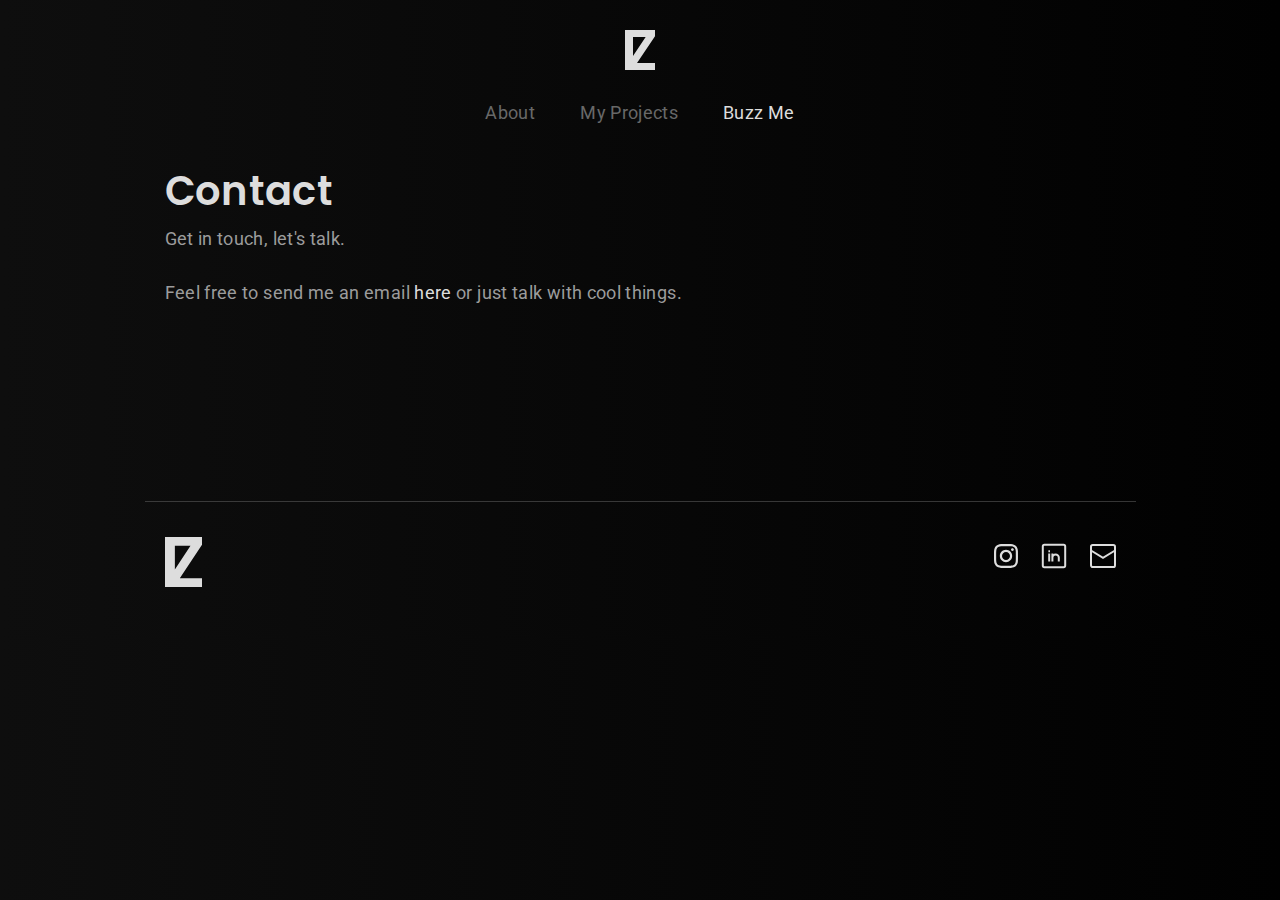
<file: html/contact.html>
<!DOCTYPE html>
<html lang="en">
<head>
    <meta charset="UTF-8">
    <meta http-equiv="X-UA-Compatible" content="IE=edge">
    <meta name="viewport" content="width=device-width, initial-scale=1.0">
    <!-- stylesheets -->
    <link rel="stylesheet" href="/styles/main.css">

    <title>ELIZ</title>
</head>
<body>

    <header class="header">
        <nav class="header__nav container">
            <div class="header__nav-logo">
                <a href="/index.html"><img src="/assets/svg/main-logo.svg" alt=""></a>
            </div>
            <div class="header__nav-links">
                <ul>
                    <li class="header__nav-items"><a href="/html/about.html">About</a></li>
                    <li class="header__nav-items"><a href="/html/projects.html">My Projects</a></li>
                    <li class="header__nav-items active"><a href="/html/contact.html">Buzz Me</a></li>
                </ul>
            </div>
        </nav>
    </header>


    <section class="contactme">
        <div class="contactme__container container">
            <div class="rte">
                <h2>Contact</h2>
                <p>Get in touch, let's talk.</p>
                <br>
                <p>Feel free to send me an email <a href="mailto: manaloelizmarie@gmail.com">here</a> or just talk with cool things.</p>
            </div>
        </div>
    </section>



    <footer class="footer">
        <div class="footer__container container">
            <div class="footer__logo">
                <a href="/index.html"><img src="/assets/svg/main-logo.svg" alt=""></a>
            </div>
            <div class="footer__icons">
                <li><a href="#"><img src="/assets/svg/socials/icon_ig.svg" alt=""></a></li>
                <li><a href="#"><img src="/assets/svg/socials/icon_linkedin.svg" alt=""></a></li>
                <li><a href="#"><img src="/assets/svg/socials/icon_mail.svg" alt=""></a></li>
            </div>
        </div>
    </footer>
    
</body>
</html>
</file>
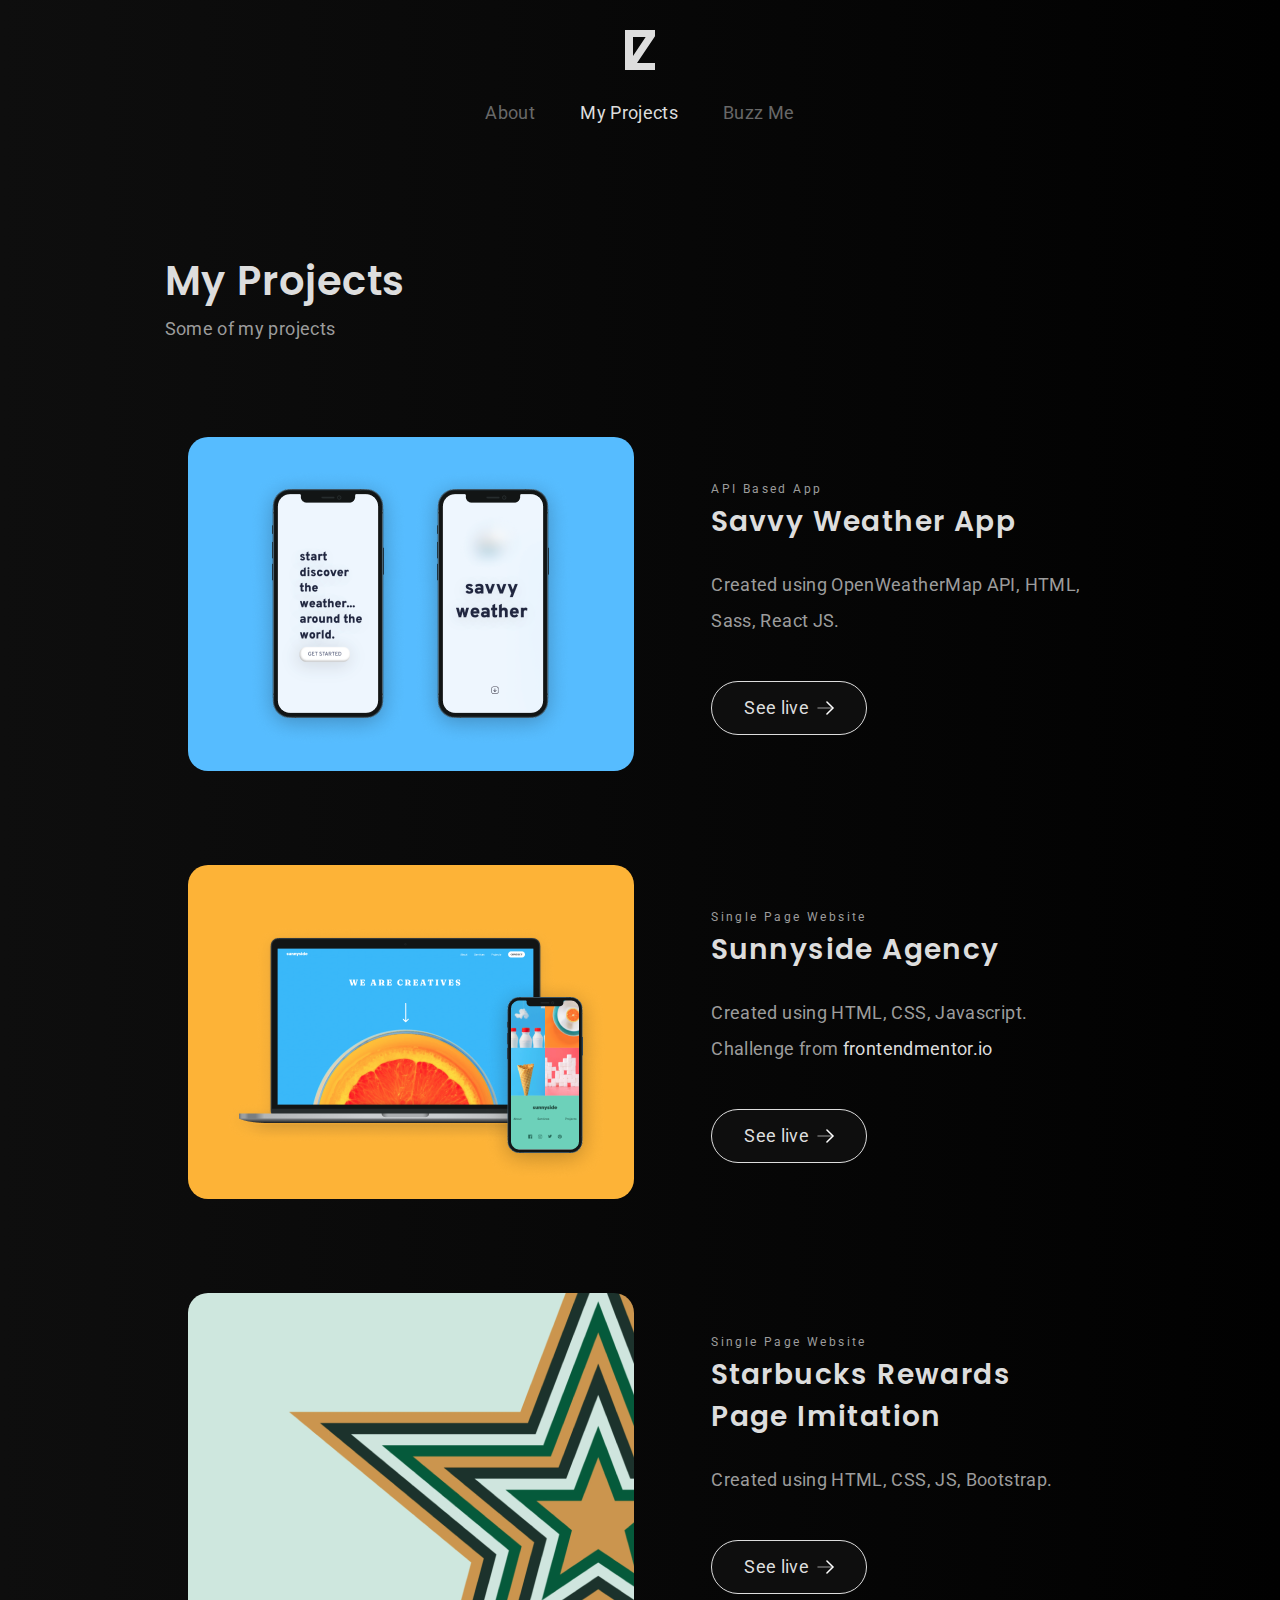
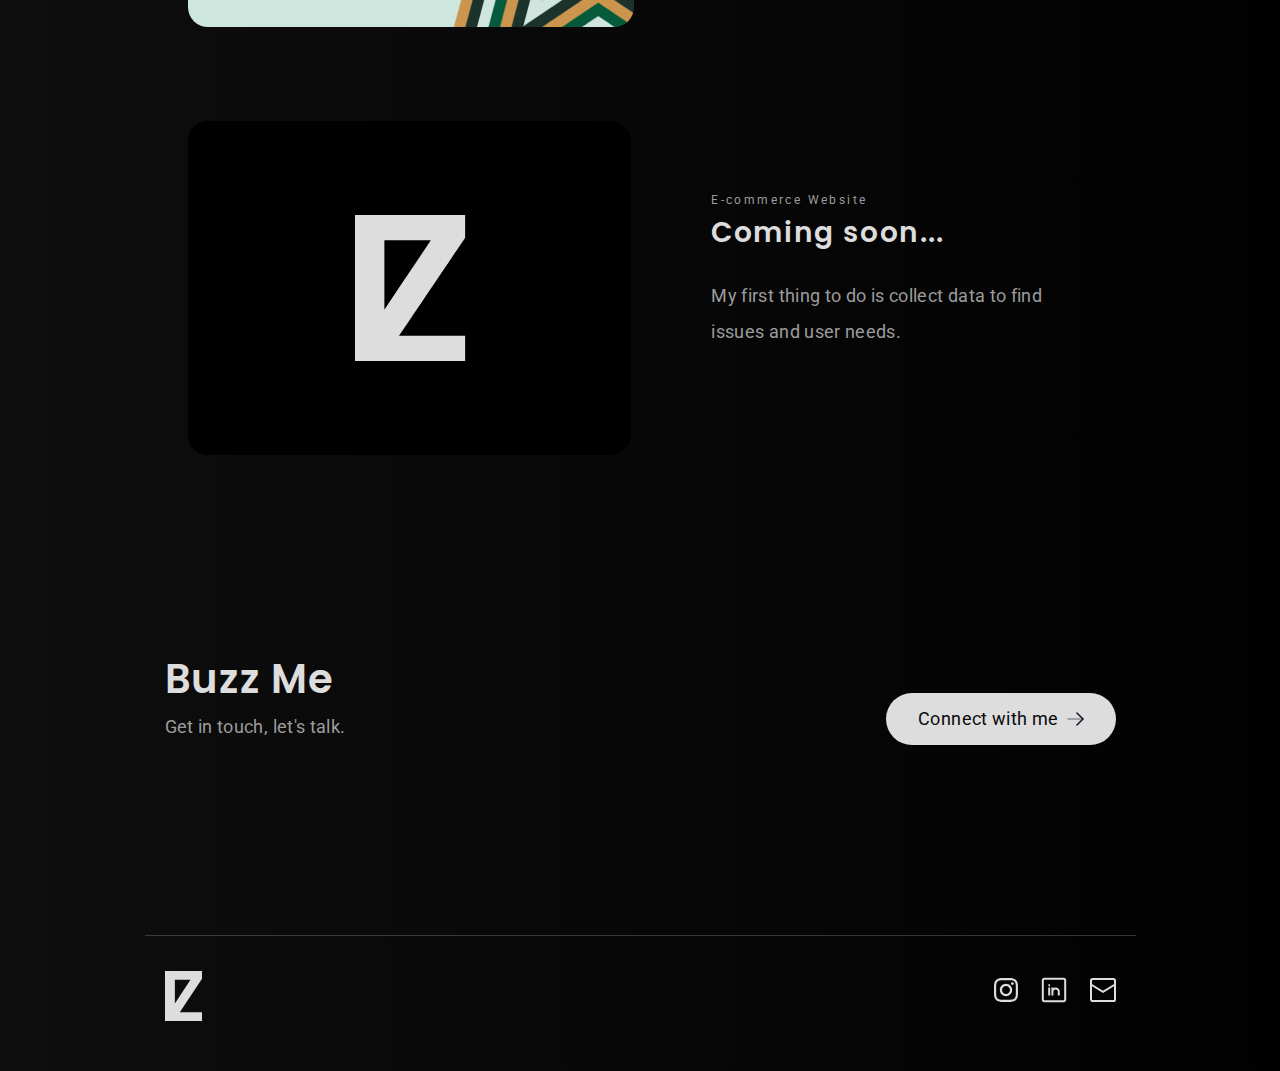
<file: html/projects.html>
<!DOCTYPE html>
<html lang="en">
<head>
    <meta charset="UTF-8">
    <meta http-equiv="X-UA-Compatible" content="IE=edge">
    <meta name="viewport" content="width=device-width, initial-scale=1.0">
    <!-- stylesheets -->
    <link rel="stylesheet" href="/styles/main.css">
    <link rel="stylesheet" href="/styles/projects.css">

    <title>ELIZ</title>
</head>
<body>

    <header class="header">
        <nav class="header__nav container">
            <div class="header__nav-logo">
                <a href="/index.html"><img src="/assets/svg/main-logo.svg" alt=""></a>
            </div>
            <div class="header__nav-links">
                <ul>
                    <li class="header__nav-items"><a href="/html/about.html">About</a></li>
                    <li class="header__nav-items active"><a href="/html/projects.html">My Projects</a></li>
                    <li class="header__nav-items"><a href="/html/contact.html">Buzz Me</a></li>
                </ul>
            </div>
        </nav>
    </header>


    <section class="myprojects">
        <div class="myprojects__container container">
            <div class="myprojects__top">
                <h2>My Projects</h2>
                <p>Some of my projects</p>
            </div>

            <!-- Project 1 -->
            <div class="myprojects-items-wrapper">
                <div class="myprojects__item">
                    <div class="myprojects__item-image">
                        <img src="/assets/images/savvy-weather-2.png" alt="">
                    </div>

                    <div class="myprojects__item-texts">
                        <p class="top-text">API Based App</p>
                        <h3>Savvy Weather App</h3>
                        <p class="overview">Created using OpenWeatherMap API, HTML, Sass, React JS. </p>
                        <button class="secondary-btn">
                            <a href="https://ezlytech.github.io/savvy-weather-app/" target="_blank">See live</a>
                            <img src="/assets/svg/arrow-right-white.svg" alt="">
                        </button>
                    </div>
                </div>
            </div>

            <!-- Project 2 -->
            <div class="myprojects-items-wrapper">
                <div class="myprojects__item">
                    <div class="myprojects__item-image">
                        <img src="/assets/images/sunnyside-2.png" alt="">
                    </div>

                    <div class="myprojects__item-texts">
                        <p class="top-text">Single Page Website</p>
                        <h3>Sunnyside Agency</h3>
                        <p class="overview">Created using HTML, CSS, Javascript. Challenge from <a href="https://www.frontendmentor.io/?ref=challenge">frontendmentor.io</a></p>
                        <button class="secondary-btn">
                            <a href="https://ezlytech.github.io/sunnyside-agency/" target="_blank">See live</a>
                            <img src="/assets/svg/arrow-right-white.svg" alt="">
                        </button>
                    </div>
                </div>
            </div>

            <!-- Project 3 -->
            <div class="myprojects-items-wrapper">
                <div class="myprojects__item">
                    <div class="myprojects__item-image">
                        <img src="/assets/images/starbucks-2.png" alt="">
                    </div>

                    <div class="myprojects__item-texts">
                        <p class="top-text">Single Page Website</p>
                        <h3>Starbucks Rewards Page Imitation</h3>
                        <p class="overview">Created using HTML, CSS, JS, Bootstrap.</p>
                        <button class="secondary-btn">
                            <a href="https://ezlytech.github.io/starbucks-rewards-imitation/" target="_blank">See live</a>
                            <img src="/assets/svg/arrow-right-white.svg" alt="">
                        </button>
                    </div>
                </div>
            </div>

            <!-- Project 4 -->
            <div class="myprojects-items-wrapper">
                <div class="myprojects__item">
                    <div class="myprojects__item-image">
                        <img src="/assets/images/coming-soon.png" alt="">
                    </div>

                    <div class="myprojects__item-texts">
                        <p class="top-text">E-commerce Website</p>
                        <h3>Coming soon...</h3>
                        <p class="overview">My first thing to do is collect data to find issues and user needs.</p>
                        <!-- <button class="secondary-btn">
                            <a href="#" target="_blank">Coming soon...</a>
                            <img src="/assets/svg/arrow-right-white.svg" alt="">
                        </button> -->
                    </div>
                </div>
            </div>
        </div>
    </section>


    <section class="contact">
        <div class="contact__container container">
            <div class="contact__texts">
                <h2>Buzz Me</h2>
                <p>Get in touch, let's talk.</p>
            </div>
            <div class="contact__btn">
                <button class="primary-btn">
                    <a href="/html/contact.html">Connect with me</a>
                    <img src="/assets/svg/arrow-right-black.svg" alt="">
                </button>   
            </div>
        </div>
    </section>






    <footer class="footer">
        <div class="footer__container container">
            <div class="footer__logo">
                <a href="/index.html"><img src="/assets/svg/main-logo.svg" alt=""></a>
            </div>
            <div class="footer__icons">
                <li><a href="#"><img src="/assets/svg/socials/icon_ig.svg" alt=""></a></li>
                <li><a href="#"><img src="/assets/svg/socials/icon_linkedin.svg" alt=""></a></li>
                <li><a href="#"><img src="/assets/svg/socials/icon_mail.svg" alt=""></a></li>
            </div>
        </div>
    </footer>
    
</body>
</html>
</file>
<file: styles/main.css>
@import url('https://fonts.googleapis.com/css2?family=Poppins:wght@300;400;500;600;700;800;900&display=swap');
@import url('https://fonts.googleapis.com/css2?family=Roboto:ital,wght@0,100;0,300;0,400;0,500;0,700;0,900;1,300;1,400;1,500;1,700;1,900&display=swap');

/* font-family: 'Roboto', sans-serif; */
/* font-family: 'Poppins', sans-serif; */

* {
    margin: 0;
    padding: 0;
}

body {
    background-image: linear-gradient(to right, #0E0E0E, #010101);
}

.container {
    max-width: 951px;
    margin: 0 auto;
    padding: 0 20px;
}


/* * *
HEADINGS
* */
h1 {
    font-family: 'Poppins', sans-serif;
    font-style: normal;
    font-weight: 600;
    font-size: 64px;
    line-height: 150%;
    letter-spacing: 0.02em;
    color: #DDDDDD;
}

h2 {
    font-family: 'Poppins', sans-serif;
    font-style: normal;
    font-weight: 600;
    font-size: 40px;
    line-height: 150%;
    letter-spacing: 0.02em;
    color: #DDDDDD;
}

h3 {
    font-family: 'Poppins';
    font-style: normal;
    font-weight: 600;
    font-size: 28px;
    line-height: 150%;
    letter-spacing: 0.05em;
    color: #DDDDDD;
}

h4 {
    font-family: 'Poppins';
    font-style: normal;
    font-weight: 400;
    font-size: 20px;
    line-height: 200%;
    letter-spacing: 0.01em;
    color: #DDDDDD;
}


/* * *
PARAGRAPHS
* */
p {
    font-family: 'Roboto', sans-serif;
    font-style: normal;
    font-weight: 400;
    font-size: 18px;
    line-height: 200%;
    letter-spacing: 0.02em;
    color: #9C9C9C;
}


/* * *
LINKS
* */
a {
    text-decoration: none;
    color: #686868;
    font-family: 'Roboto', sans-serif;
    font-style: normal;
    font-weight: 400;
    font-size: 18px;
    line-height: 200%;
    letter-spacing: 0.02em;
    color: #DDDDDD;
}

li {
    list-style: none;
}


/* * *
BUTTONS
* */
.primary-btn {
    display: flex;
    flex-direction: row;
    align-items: center;
    padding: 8px 32px;
    border-radius: 100px;
    border: none;
}

.primary-btn:hover {
    cursor: pointer;
    background-color: #FFFFFF;
    transition: .3s;
}

button a {
    font-family: 'Roboto', sans-serif;
    font-style: normal;
    font-weight: 400;
    font-size: 18px;
    line-height: 200%;
    letter-spacing: 0.02em;
    color: #090909;
}

button img {
    margin-left: 8px;
}

.primary-btn {
    background: #DDDDDD;
}

.secondary-btn {
    display: flex;
    flex-direction: row;
    align-items: center;
    padding: 8px 32px;
    border: 1px solid #DDDDDD;
    box-sizing: border-box;
    border-radius: 100px;
    background-color: #0E0E0E;
}

.secondary-btn a {
    color: #DDDDDD;
}

.secondary-btn:hover {
    cursor: pointer;
    background-color: #1a1a1a;
    transition: .3s;
}



/* * *
HEADER
* */
.header {
    width: 100%;
}

.header__nav {
    display: flex;
    flex-direction: column;
    text-align: center;
    align-items: center;
    padding: 30px 0;
}

.header__nav-logo {
    height: 40px;
    margin-bottom: 25px;
}

.header__nav-logo img {
    height: 100%;
}

.header__nav-links ul{
    display: flex;
    gap: 45px;
}

.header__nav-items a{
    color: #686868;
}

.header__nav-items a:hover{
    color: #DDDDDD;
}

.header__nav-items.active a {
    color: #DDDDDD;
}



/* * *
FOOTER
* */
.footer {
    width: 100%;
    margin-top: 190px;
    margin-bottom: 50px;
}

.footer__container {
    border-top: 1px solid rgba(104, 104, 104, 0.5);
    padding-top: 35px;
    display: flex;
    justify-content: space-between;
    align-items: center;
}

.footer__logo {
    height: 50px;
}

.footer__logo img {
    height: 100%;
}

.footer__icons {
    display: flex;
    gap: 23px;
    align-items: center;
}
</file>
<file: styles/index.css>
/* * *
PROFILE
* */
.profile {
    width: 100%;
    margin-top: 90px;
}

.profile__container {
    display: flex;
    justify-content: center;
    align-items: center;
}

.profile__img {
    width: 50%;
    text-align: center;
}

.profile__img img{
    max-width: 395px;
}

.profile__info-wrapper {
    width: 50%;
    text-align: center;
}

.profile-info {
    text-align: left;
}


/* * *
PROJECTS PREVIEW
* */
.projects-preview {
    width: 100%;
    margin-top: 190px;
}

.projects-preview__container {
    /* ... */
}

.projects-preview__top {
    display: flex;
    justify-content: space-between;
    align-items: flex-end;
    flex-wrap: wrap;
}

.projects-preview__cards {
    display: flex;
    gap: 55px;
    margin-top: 72px;
    flex-wrap: wrap;
    justify-content: center;
}

.cards-item {
    max-width: 446px;
}

.cards-item__img {
    position: relative;
}

.cards-item__img:hover h3, .cards-item__img:hover p {
    color: #FFFFFF;
    transition: .3s;
}

.cards-item__img img {
    border-radius: 20px;
    width: 100%;
}

.cards-item__texts {
    position: absolute;
    bottom: 27px;
    left: 34px;
}


/* * *
BUZZ ME
* */
.contact {
    width: 100%;
    margin-top: 190px;
}

.contact__container {
    display: flex;
    justify-content: space-between;
    align-items: flex-end;
    flex-wrap: wrap;
}



/* MEDIA QUERIES */
@media only screen and (max-width: 768px) {

    /* PROFILE */
    .profile__container {
        flex-direction: column;
        text-align: center;
    }

    .profile-info {
        text-align: center;
    }

    .profile__info-wrapper {
        margin-top: 50px;
        width: 80%;
    }

    .profile__img {
        width: 100%;
    }

    .profile__img img{
        max-width: 225px;
    }


    /* PROJECTS PREVIEW */
    .projects-preview__btn {
        margin-top: 20px;
    }


    /* CONTACT */
    .contact__btn {
        margin-top: 20px;
    }
}
</file>
<file: styles/about.css>
/* * *
ABOUT
* */
.aboutme {
    width: 100%;
    margin-top: 90px;
}



/* * *
EXPERIENCE
* */
.experience {
    width: 100%;
    margin-top: 190px;
}

.experience__item {
    display: flex;
    width: 100%;
    margin-top: 36px;
    justify-content: space-between;
}

.shape {
    width: 15%;
    text-align: center;
}

.role {
    width: 30%;
}

.year {
    letter-spacing: 0.2em;
    font-size: 14px;
}

.description {
    width: 50%;
    padding-left: 20px;
}


/* * *
TECHSTACK
* */
.tech-stack {
    width: 100%;
    margin-top: 190px;
}

.tech-stack__logo {
    display: flex;
    flex-wrap: wrap;
    gap: 90px;
    margin-top: 37px;
}



/* * *
BUZZ ME
* */
.contact {
    width: 100%;
    margin-top: 190px;
}

.contact__container {
    display: flex;
    justify-content: space-between;
    align-items: flex-end;
    flex-wrap: wrap;
}






/* MEDIA QUERIES */
@media only screen and (max-width: 768px) {

    /* ABOUT ME */
    .aboutme__container {
        max-width: 600px;
    }

    /* CONTACT */
    .contact__btn {
        margin-top: 20px;
    }
}


@media only screen and (max-width: 428px) {

    /* EXPERIENCE */
    .shape {
        display: none;
    }

    .experience__item {
        flex-direction: column;
    }

    .role {
        width: 100%;
    }

    .description {
        width: 100%;
        padding: 0;
        margin-top: 13px;
        margin-bottom: 20px;
    }

    .tech-stack__logo {
        gap: 40px;
    }
}
</file>
<file: styles/projects.css>
/* * *
MY PROJECTS
* */
.myprojects {
    width: 100%;
    margin-top: 90px;
}

.myprojects__item {
    display: flex;
    width: 100%;
    justify-content: space-between;
    align-items: center;
    margin-top: 90px;
}

.myprojects__item-image {
    width: 50%;
    margin: 0 auto;
}

.myprojects__item-image img {
    border-radius: 20px;
}

.myprojects__item-texts {
    width: 40%;
    margin: 0 auto;
}

.myprojects__item-texts .top-text {
    font-size: 12px;
    line-height: 200%;
    letter-spacing: 0.2em;
}

.myprojects__item-texts .overview {
    margin-top: 24px;
    margin-bottom: 42px;
}



/* * *
BUZZ ME
* */
.contact {
    width: 100%;
    margin-top: 190px;
}

.contact__container {
    display: flex;
    justify-content: space-between;
    align-items: flex-end;
    flex-wrap: wrap;
}



/* MEDIA QUERIES */
@media only screen and (max-width: 768px) {

    /* PROJECTS PREVIEW */
    .myprojects__item {
        flex-wrap: wrap;
        flex-direction: column;
    }

    .myprojects__item-image {
        max-width: 446px;
        text-align: center;
        width: 100%;
    }

    .myprojects__item-image img{
        width: 100%;
    }

    .myprojects__item-texts {
        max-width: 446px;
        width: 100%;
    }


    /* CONTACT */
    .contact__btn {
        margin-top: 20px;
    }
}
</file>
